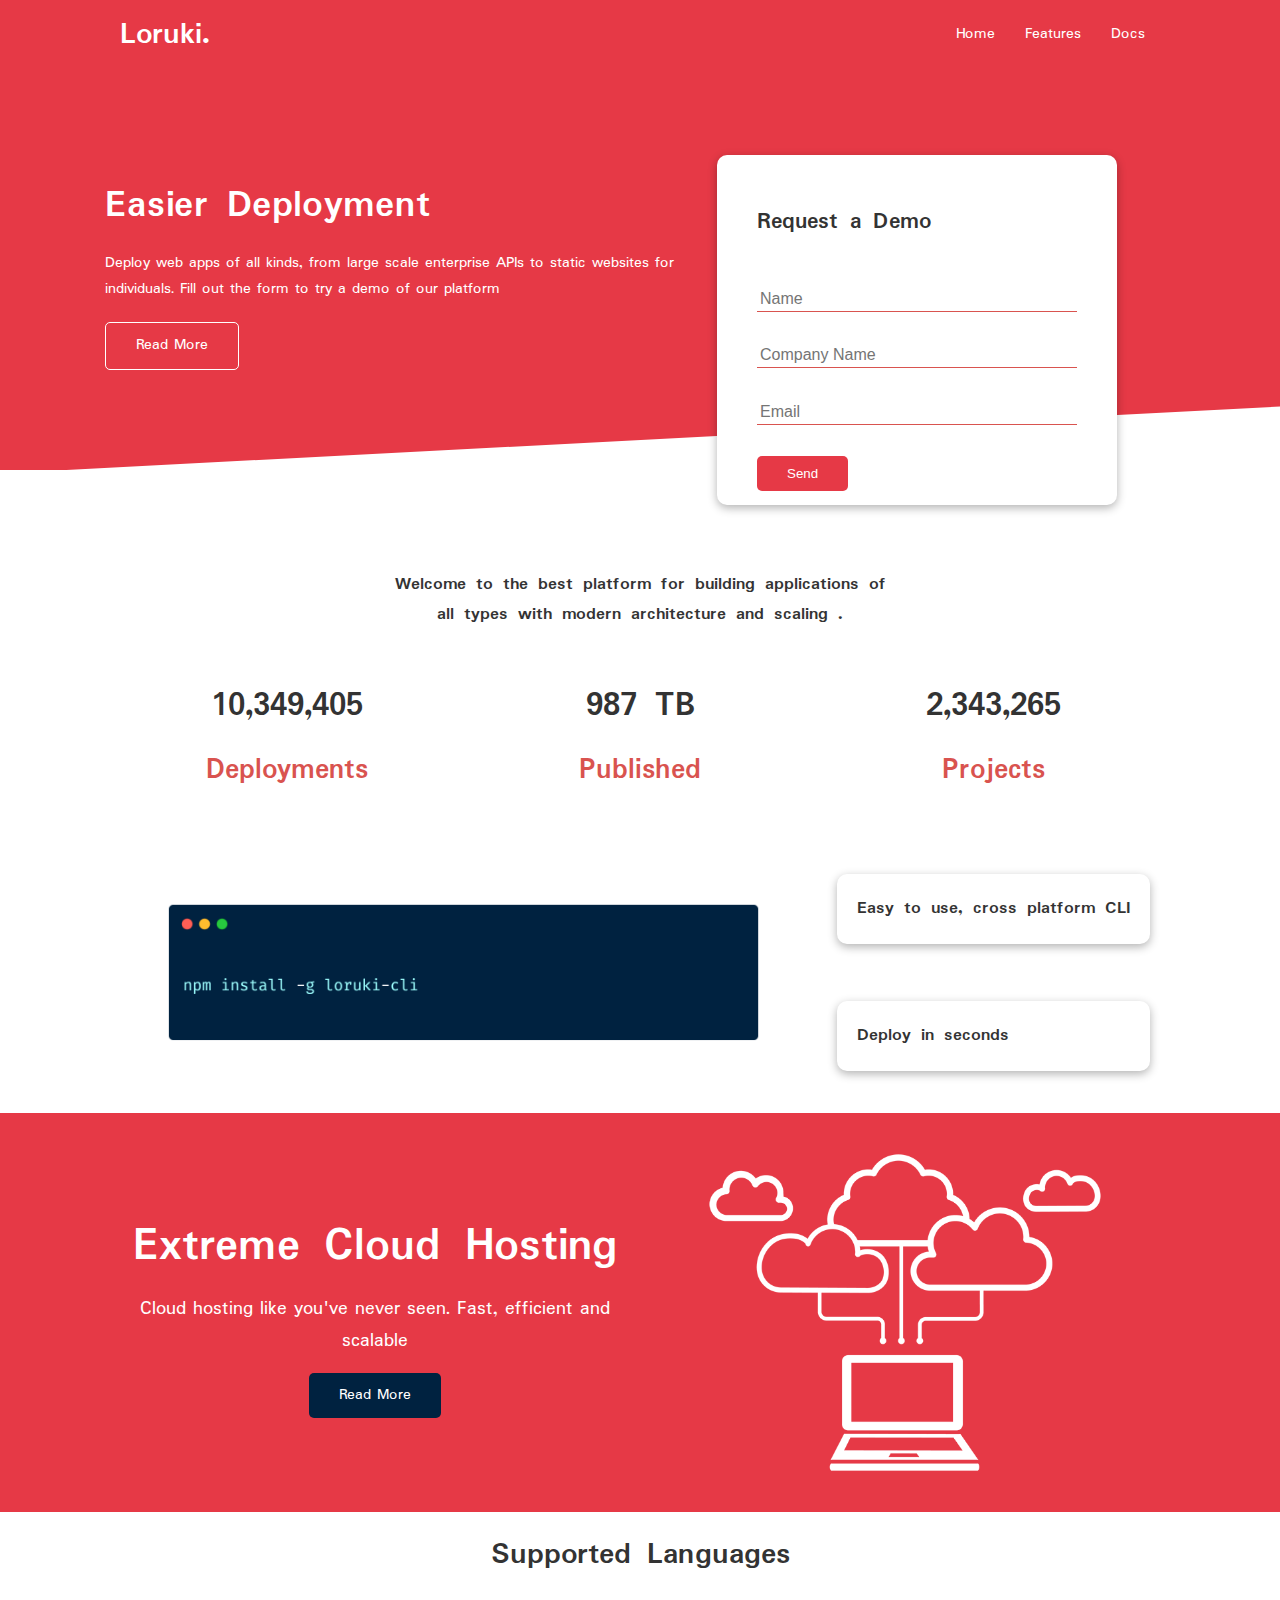
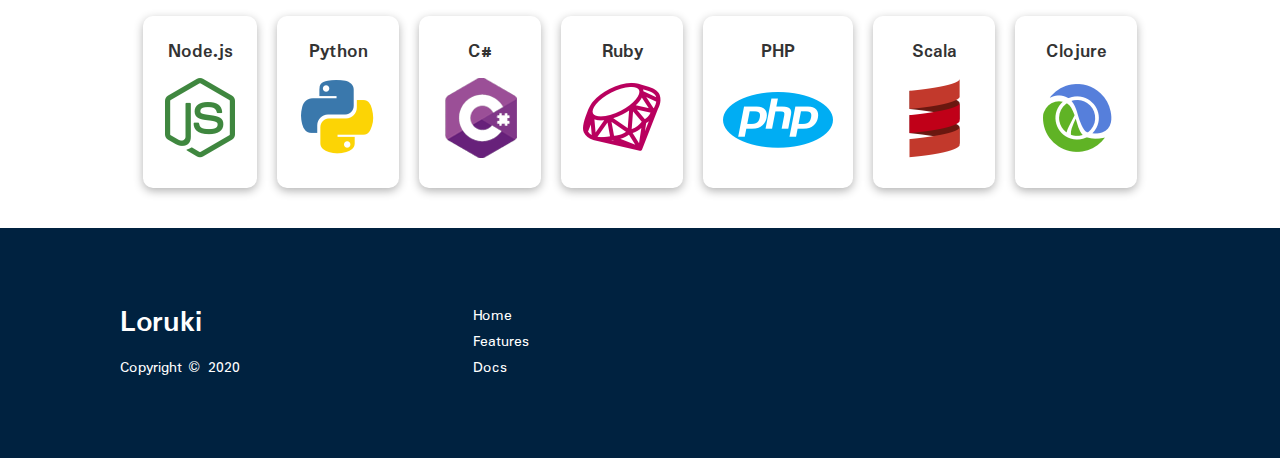
<file: index.html>
<!DOCTYPE html>
<html lang="en">
<head>
    <meta charset="UTF-8">
    <meta name="viewport" content="width=device-width, initial-scale=1.0">
    <!-- font awesome icons -->
    <link rel="stylesheet" href="https://cdnjs.cloudflare.com/ajax/libs/font-awesome/5.15.1/css/all.min.css"
        integrity="sha512-+4zCK9k+qNFUR5X+cKL9EIR+ZOhtIloNl9GIKS57V1MyNsYpYcUrUeQc9vNfzsWfV28IaLL3i96P9sdNyeRssA=="
        crossorigin="anonymous" />
    <!-- google fonts -->
    <link rel="preconnect" href="https://fonts.gstatic.com">
    <link href="https://fonts.googleapis.com/css2?family=Padauk&display=swap" rel="stylesheet">
    <!-- utilities file -->
    <link rel="stylesheet" href="css/utilities.css">
    <!-- css file -->
    <link rel="stylesheet" href="css/style.css">
    <title>Loruki | Cloud Hosting</title>
</head>
<body>
<!-- Navbar -->
<div class="navbar">
    <div class="container flex">
        <h1 class="logo">Loruki.</h1>
        <nav>
            <ul>
                <li><a href="index.html">Home</a></li>
                <li><a href="features.html">Features</a></li>
                <li><a href="docs.html">Docs</a></li>
            </ul>
        </nav>
    </div>
</div>

<!-- Showcase -->
<section class="showcase">
    <div class="container grid">
        <div class="showcase-text">
            <h1>Easier Deployment</h1>
            <p>Deploy web apps of all kinds, from large scale enterprise APIs to static websites for individuals. Fill
                out the form to try a demo of our platform</p>
            <a href="features.html" class="btn btn-outline">Read More</a>
        </div>

        <div class="showcase-form card">
            <h2>Request a Demo</h2>
          <!-- form -->
          <!-- netlify -->
            <form name="contact" method="POST" netlify-honeypot="bot-field" data-netlify="true">
                <input type="hidden" name="form-name" value="contact">
            
                <p class="hidden">
    <label>Don’t fill this out if you’re human: <input name="bot-field" /></label>
  </p>
                <div class="form-control">
                    <input type="text" name="name" placeholder="Name" required>
                </div>
                <div class="form-control">
                    <input type="text" name="company" placeholder="Company Name" required>
                </div>
                <div class="form-control">
                    <input type="email" name="email" placeholder="Email" required>
                </div>
                <input type="submit" value="Send" class="btn btn-primary">
            </form>
        </div>
    </div>
</section>

<!-- Stats -->
<section class="stats">
    <div class="container">
        <h3 class="stats-heading text-center my-1">
            Welcome to the best platform for building applications of all types with modern architecture and scaling .
        </h3>

        <div class="grid grid-3 text-center my-4">
            <div>
                <i class="fas fa-server fa-3x"></i>
                <h3>10,349,405</h3>
                <p class="text-secondary">Deployments</p>
            </div>
            <div>
                <i class="fas fa-upload fa-3x"></i>
                <h3>987 TB</h3>
                <p class="text-secondary">Published</p>
            </div>
            <div>
                <i class="fas fa-project-diagram fa-3x"></i>
                <h3>2,343,265</h3>
                <p class="text-secondary">Projects</p>
            </div>
        </div>
    </div>
</section>

<!-- Cli -->
<section class="cli">
    <div class="container grid">
        <img src="images/cli.png" alt="cli">
        <div class="card">
            <h3>Easy to use, cross platform CLI</h3>
        </div>
        <div class="card">
            <h3>Deploy in seconds</h3>
        </div>
    </div>
</section>

<!-- Cloud -->
<section class="cloud bg-primary my-2 py-2">
    <div class="container grid">
        <div class="text-center">
            <h2 class="lg">Extreme Cloud Hosting</h2>
            <p class="lead my-1">Cloud hosting like you've never seen. Fast, efficient and scalable</p>
            <a href="features.html" class="btn btn-dark">Read More</a>
        </div>
        <img src="images/cloud.png" alt="cloud">
    </div>
</section>

<!-- Languages -->
<section class="languages">
    <h2 class="md text-center my-2">
        Supported Languages
    </h2>
    <div class="container flex">
        <div class="card">
            <h4>Node.js</h4>
            <img src="images/node.png" alt="languages">
        </div>
        <div class="card">
            <h4>Python</h4>
            <img src="images/python.png" alt="languages">
        </div>
        <div class="card">
            <h4>C#</h4>
            <img src="images/csharp.png" alt="languages">
        </div>
        <div class="card">
            <h4>Ruby</h4>
            <img src="images/ruby.png" alt="languages">
        </div>
        <div class="card">
            <h4>PHP</h4>
            <img src="images/php.png" alt="languages">
        </div>
        <div class="card">
            <h4>Scala</h4>
            <img src="images/scala.png" alt="languages">
        </div>
        <div class="card">
            <h4>Clojure</h4>
            <img src="images/clojure.png" alt="languages">
        </div>
    </div>
</section>

<!-- Footer -->
<footer class="footer bg-dark py-5">
    <div class="container grid grid-3">
        <div>
            <h1>Loruki</h1>
            <p>Copyright &copy; 2020</p>
        </div>
        <nav>
            <ul>
                <li><a href="index.html">Home</a></li>
                <li><a href="features.html">Features</a></li>
                <li><a href="docs.html">Docs</a></li>
            </ul>
        </nav>
        <div class="social">
            <a href="#"><i class="fab fa-github fa-2x"></i></a>
            <a href="#"><i class="fab fa-facebook fa-2x"></i></a>
            <a href="#"><i class="fab fa-instagram fa-2x"></i></a>
            <a href="#"><i class="fab fa-twitter fa-2x"></i></a>
        </div>
    </div>
</footer>
</body>
</html>
</file>
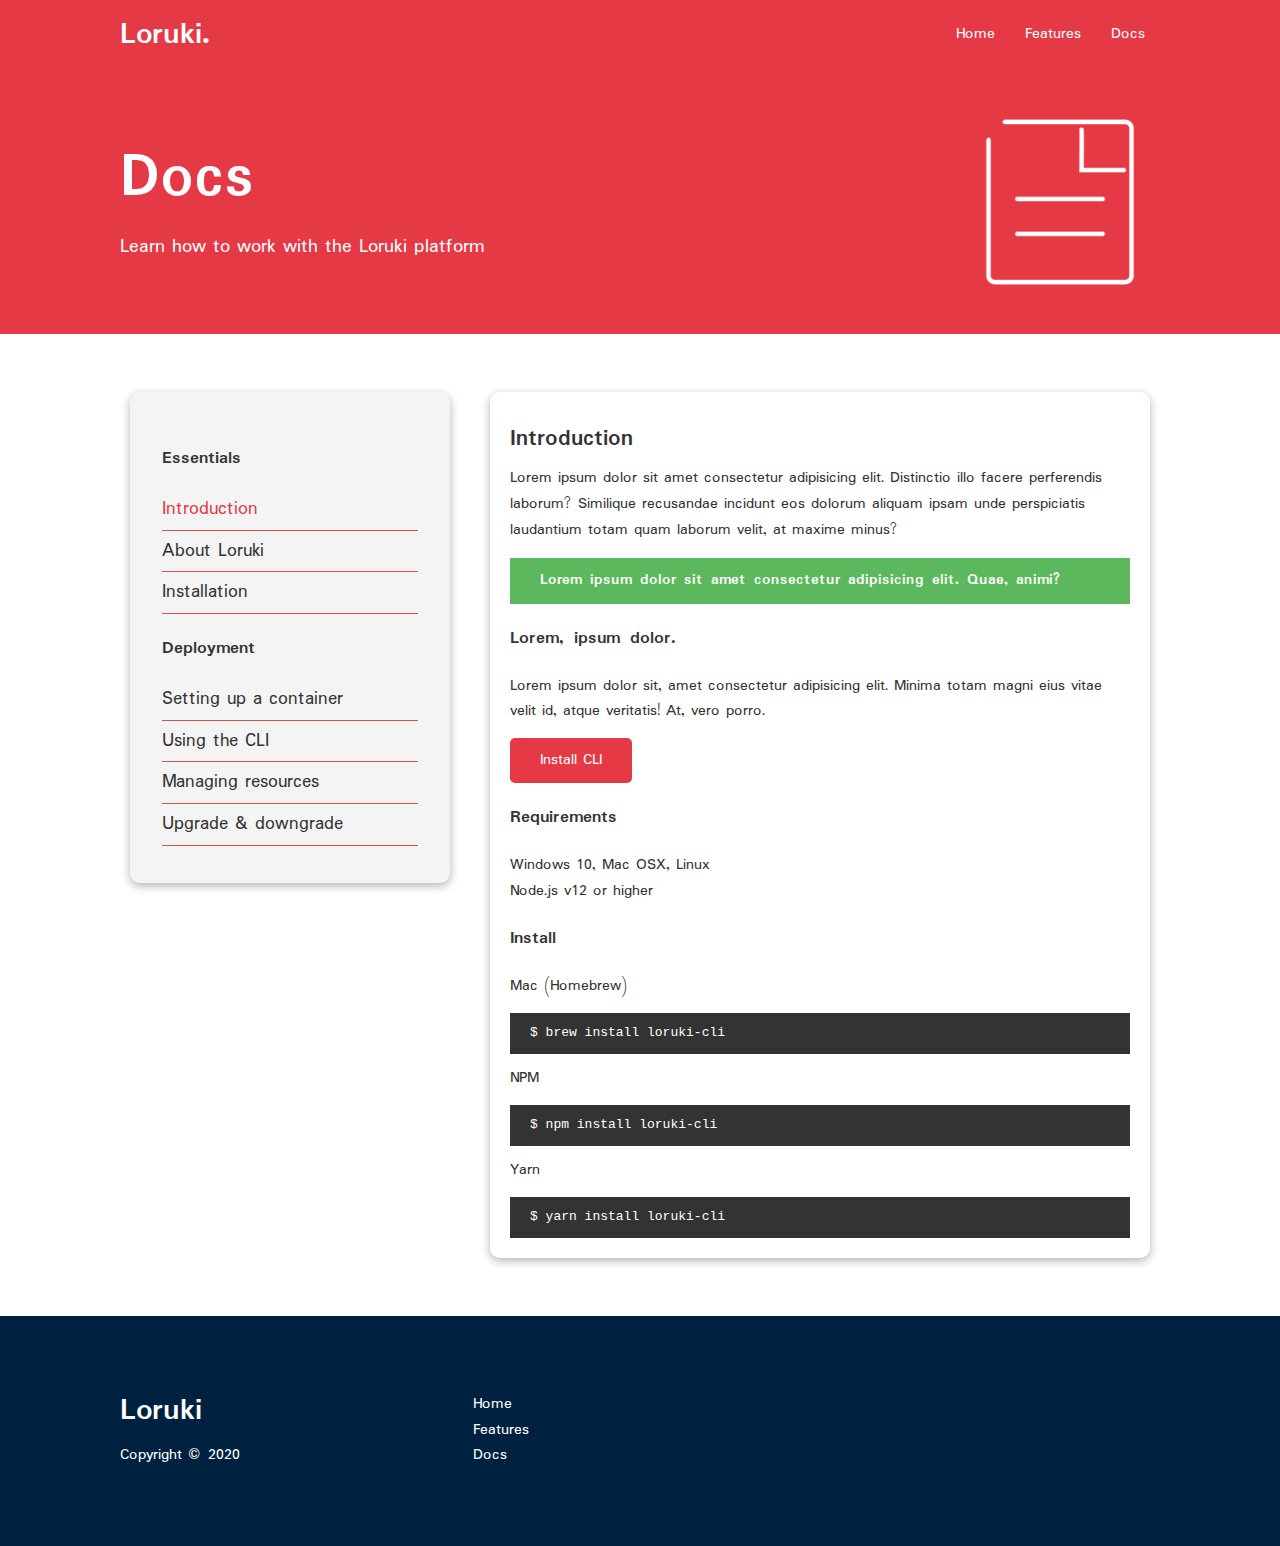
<file: docs.html>
<!DOCTYPE html>
<html lang="en">

<head>
    <meta charset="UTF-8">
    <meta name="viewport" content="width=device-width, initial-scale=1.0">
    <!-- google fonts -->
    <link rel="preconnect" href="https://fonts.gstatic.com">
    <link href="https://fonts.googleapis.com/css2?family=Padauk&display=swap" rel="stylesheet">
    <!-- font awesome icons -->
    <link rel="stylesheet" href="https://cdnjs.cloudflare.com/ajax/libs/font-awesome/5.15.1/css/all.min.css"
        integrity="sha512-+4zCK9k+qNFUR5X+cKL9EIR+ZOhtIloNl9GIKS57V1MyNsYpYcUrUeQc9vNfzsWfV28IaLL3i96P9sdNyeRssA=="
        crossorigin="anonymous" />
    <!-- utilities file -->
    <link rel="stylesheet" href="css/utilities.css">
    <!-- css file -->
    <link rel="stylesheet" href="css/style.css">
    <title>Loruki | Cloud Hosting For Everyone</title>
</head>

<body>
<!-- Navbar -->
<div class="navbar">
    <div class="container flex">
        <h1 class="logo">Loruki.</h1>
        <nav>
            <ul>
                <li><a href="index.html">Home</a></li>
                <li><a href="features.html">Features</a></li>
                <li><a href="docs.html">Docs</a></li>
            </ul>
        </nav>
    </div>
</div>

<!-- Head -->
<section class="docs-head bg-primary py-3">
    <div class="container grid">
        <div>
            <h1 class="xl">Docs</h1>
            <p class="lead">
                Learn how to work with the Loruki platform
            </p>
        </div>
        <img src="images/docs.png" alt="">
    </div>
</section>

<!-- Docs main -->
<section class="docs-main my-4">
    <div class="container grid">
        <div class="card bg-light p-3">
            <h3 class="my-2">Essentials</h3>
            <nav>
                <ul>
                    <li><a class="text-primary" href="#">Introduction</a></li>
                    <li><a href="#">About Loruki</a></li>
                    <li><a href="#">Installation</a></li>
                </ul>
            </nav>

            <h3 class="my-2">Deployment</h3>
            <nav>
                <ul>
                    <li><a href="#">Setting up a container</a></li>
                    <li><a href="#">Using the CLI</a></li>
                    <li><a href="#">Managing resources</a></li>
                    <li><a href="#">Upgrade & downgrade</a></li>
                </ul>
            </nav>
        </div>
        <div class="card">
            <h2>Introduction</h2>
            <p>Lorem ipsum dolor sit amet consectetur adipisicing elit. Distinctio illo facere perferendis laborum?
                Similique recusandae incidunt eos dolorum aliquam ipsam unde perspiciatis laudantium totam quam laborum
                velit, at maxime minus?</p>

            <div class="alert alert-success">
                <i class="fas fa-info"></i> Lorem ipsum dolor sit amet consectetur adipisicing elit. Quae, animi?
            </div>

            <h3>Lorem, ipsum dolor.</h3>
            <p>Lorem ipsum dolor sit, amet consectetur adipisicing elit. Minima totam magni eius vitae velit id, atque
                veritatis! At, vero porro.</p>
            <a href="#" class="btn btn-primary">Install CLI</a>

            <h3>Requirements</h3>
            <ul>
                <li>Windows 10, Mac OSX, Linux</li>
                <li>Node.js v12 or higher</li>
            </ul>

            <h3>Install</h3>
            <p>Mac (Homebrew)</p>
            <pre><code>$ brew install loruki-cli</code></pre>
            <p>NPM</p>
            <pre><code>$ npm install loruki-cli</code></pre>
            <p>Yarn</p>
            <pre><code>$ yarn install loruki-cli</code></pre>

        </div>
    </div>
</section>

<!-- Footer -->
<footer class="footer bg-dark py-5">
    <div class="container grid grid-3">
        <div>
            <h1>Loruki
            </h1>
            <p>Copyright &copy; 2020</p>
        </div>
        <nav>
            <ul>
                <li><a href="index.html">Home</a></li>
                <li><a href="features.html">Features</a></li>
                <li><a href="docs.html">Docs</a></li>
            </ul>
        </nav>
        <div class="social">
            <a href="#"><i class="fab fa-github fa-2x"></i></a>
            <a href="#"><i class="fab fa-facebook fa-2x"></i></a>
            <a href="#"><i class="fab fa-instagram fa-2x"></i></a>
            <a href="#"><i class="fab fa-twitter fa-2x"></i></a>
        </div>
    </div>
</footer>   
</body>
</file>
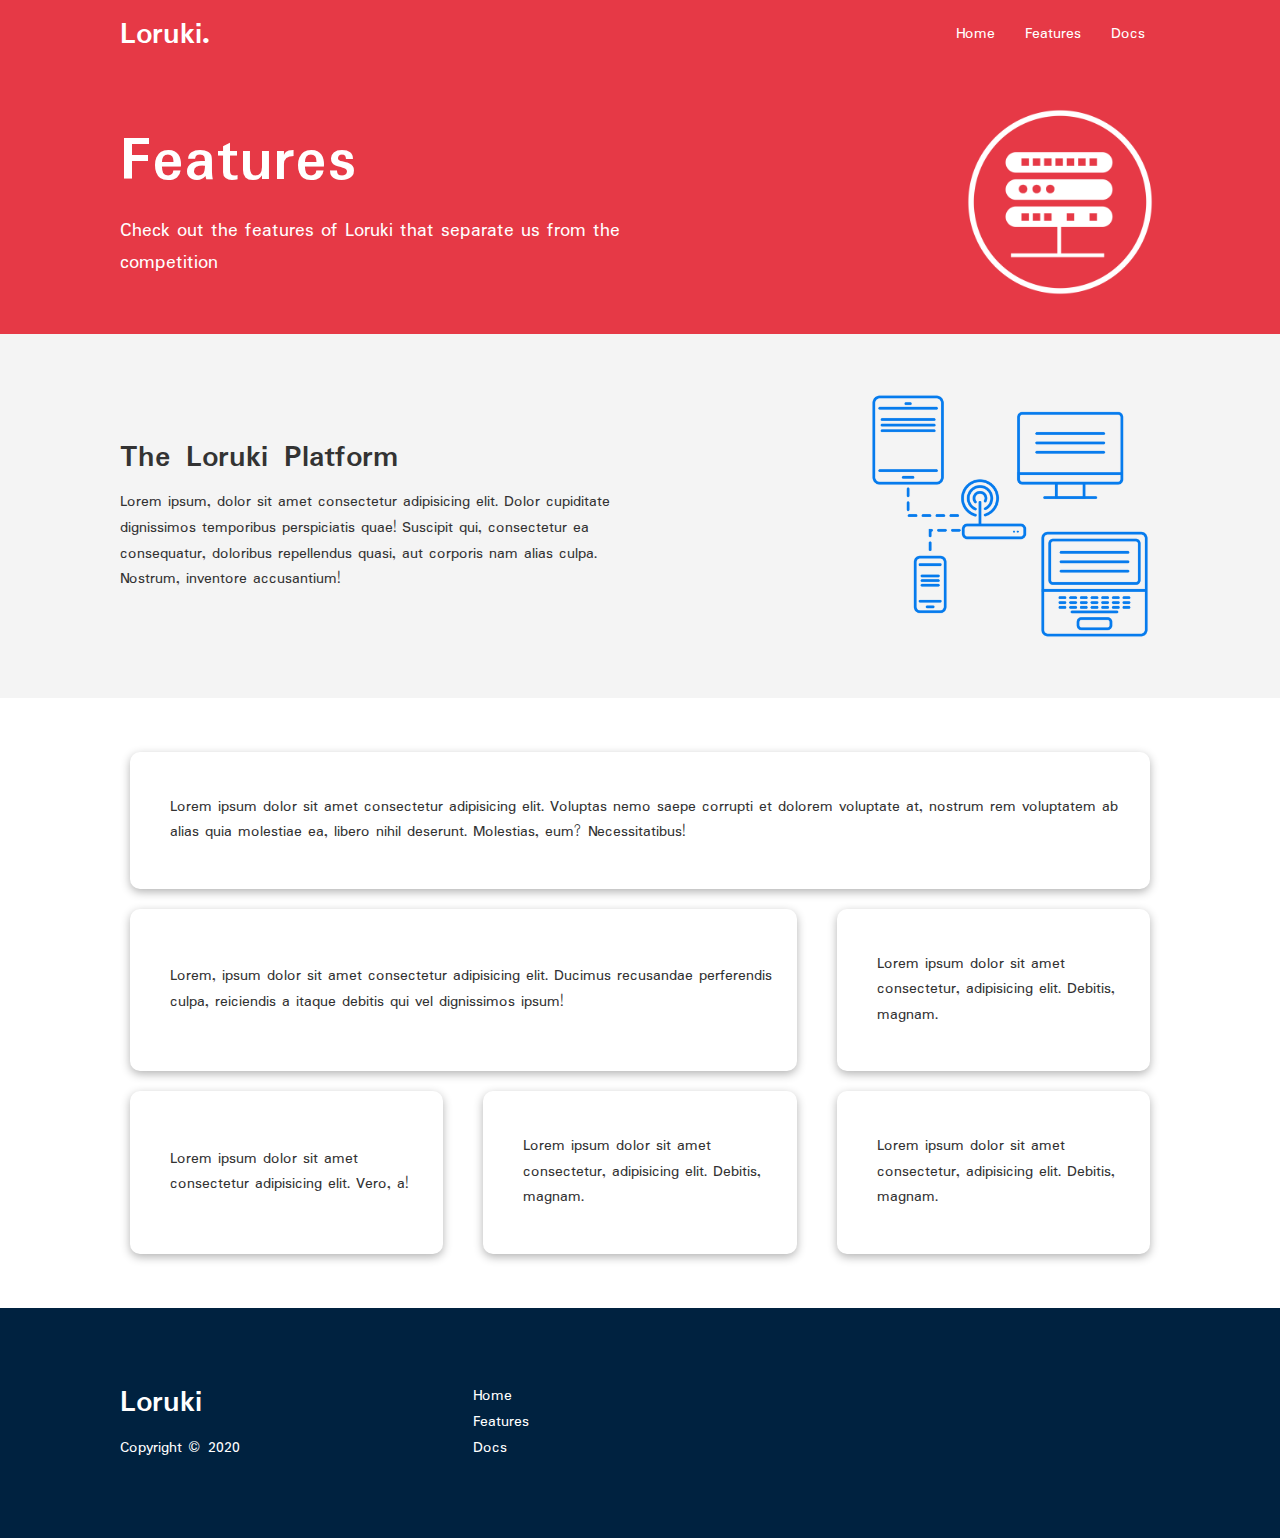
<file: features.html>
<!DOCTYPE html>
<html lang="en">

<head>
    <meta charset="UTF-8">
    <meta name="viewport" content="width=device-width, initial-scale=1.0">
    <!-- google fonts -->
    <link rel="preconnect" href="https://fonts.gstatic.com">
    <link href="https://fonts.googleapis.com/css2?family=Padauk&display=swap" rel="stylesheet">
    <!-- font awesome icons -->
    <link rel="stylesheet" href="https://cdnjs.cloudflare.com/ajax/libs/font-awesome/5.15.1/css/all.min.css"
        integrity="sha512-+4zCK9k+qNFUR5X+cKL9EIR+ZOhtIloNl9GIKS57V1MyNsYpYcUrUeQc9vNfzsWfV28IaLL3i96P9sdNyeRssA=="
        crossorigin="anonymous" />
        <!-- utilities file -->
    <link rel="stylesheet" href="css/utilities.css">
    <!-- css file -->
    <link rel="stylesheet" href="css/style.css">
    <title>Loruki | Cloud Hosting For Everyone</title>
</head>

<body>
    <!-- Navbar -->
    <div class="navbar">
        <div class="container flex">
            <h1 class="logo">Loruki.</h1>
            <nav>
                <ul>
                    <li><a href="index.html">Home</a></li>
                    <li><a href="features.html">Features</a></li>
                    <li><a href="docs.html">Docs</a></li>
                </ul>
            </nav>
        </div>
    </div>

    <!-- Head -->
    <section class="features-head bg-primary py-3">
        <div class="container grid">
            <div>
                <h1 class="xl   ">Features</h1>
                <p class="lead">
                    Check out the features of Loruki that separate us from the
                    competition
                </p>
            </div>
            <img src="images/server.png" alt="">
        </div>
    </section>

    <!-- Sub head -->
    <section class="features-sub-head bg-light py-3">
        <div class="container grid">
            <div>
                <h1 class="md">The Loruki Platform</h1>
                <p>
                    Lorem ipsum, dolor sit amet consectetur adipisicing elit. Dolor cupiditate dignissimos temporibus
                    perspiciatis quae! Suscipit qui, consectetur ea consequatur, doloribus repellendus quasi, aut
                    corporis nam alias culpa. Nostrum, inventore accusantium!
                </p>
            </div>
            <img src="images/server2.png" alt="">
        </div>
    </section>

    <section class="features-main my-2 grid-3">
        <div class="container grid grid-3">
            <div class="card flex">
                <i class="fas fa-server fa-3x"></i>
                <p>Lorem ipsum dolor sit amet consectetur adipisicing elit. Voluptas nemo saepe corrupti et dolorem
                    voluptate at, nostrum rem voluptatem ab alias quia molestiae ea, libero nihil deserunt. Molestias,
                    eum? Necessitatibus!</p>
            </div>
            <div class="card flex">
                <i class="fas fa-network-wired fa-3x"></i>
                <p>
                    Lorem, ipsum dolor sit amet consectetur adipisicing elit. Ducimus
                    recusandae perferendis culpa, reiciendis a itaque debitis qui vel
                    dignissimos ipsum!
                </p>
            </div>
            <div class="card flex">
                <i class="fas fa-laptop-code fa-3x"></i>
                <p>
                    Lorem ipsum dolor sit amet consectetur, adipisicing elit. Debitis,
                    magnam.
                </p>
            </div>
            <div class="card flex">
                <i class="fas fa-database fa-3x"></i>
                <p>
                    Lorem ipsum dolor sit amet consectetur adipisicing elit. Vero, a!
                </p>
            </div>
            <div class="card flex">
                <i class="fas fa-power-off fa-3x"></i>
                <p>
                    Lorem ipsum dolor sit amet consectetur, adipisicing elit. Debitis,
                    magnam.
                </p>
            </div>
            <div class="card flex">
                <i class="fas fa-upload fa-3x"></i>
                <p>
                    Lorem ipsum dolor sit amet consectetur, adipisicing elit. Debitis,
                    magnam.
                </p>
            </div>
        </div>
    </section>

    <!-- Footer -->
    <footer class="footer bg-dark py-5">
        <div class="container grid grid-3">
            <div>
                <h1>Loruki
                </h1>
                <p>Copyright &copy; 2020</p>
            </div>
            <nav>
                <ul>
                    <li><a href="index.html">Home</a></li>
                    <li><a href="features.html">Features</a></li>
                    <li><a href="docs.html">Docs</a></li>
                </ul>
            </nav>
            <div class="social">
                <a href="#"><i class="fab fa-github fa-2x"></i></a>
                <a href="#"><i class="fab fa-facebook fa-2x"></i></a>
                <a href="#"><i class="fab fa-instagram fa-2x"></i></a>
                <a href="#"><i class="fab fa-twitter fa-2x"></i></a>
            </div>
        </div>
    </footer>
</body>

</html>
</file>
<file: css/utilities.css>
.container {
  max-width: 1100px;
  padding: 0 30px;
  margin: 0 auto;
  overflow: auto;
}
.card {
  background: #fff;
  color: #333;
  border-radius: 10px;
  box-shadow: 0 3px 10px rgba(0, 0, 0, 0.3);
  padding: 20px;
  margin: 10px;
}
.btn {
  display: inline-block;
  padding: 10px 30px;
  cursor: pointer;
  background-color: var(--primary-color);
  color: #fff;
  border: none;
  border-radius: 5px;
  transition: var(--transition);
}
.btn:hover {
  transform: scale(0.9);
}
.btn-outline {
  background-color: transparent;
  border: 1px solid #fff;
}
/* backgrounds and coloured buttons */
.bg-primary,
.btn-primary {
  background-color: var(--primary-color);
  color: #fff;
}
.bg-secondary,
.btn-secondary {
  background-color: var(--secondary-color);
  color: #fff;
}

.bg-dark,
.btn-dark {
  background-color: var(--dark-color);
  color: #fff;
}

.bg-light,
.btn-light {
  background-color: var(--light-color);
  color: #333;
}
.bg-primary a,
.btn-primary a,
.bg-secondary a,
.btn-secondary a,
.bg-dark a,
.btn-dark a {
  color: #fff;
}
.text-center {
  text-align: center;
}

/* alert */
.alert {
  background-color: var(--light-color);
  padding: 10px 20px;
  font-weight: bold;
  margin: 15px 0;
}
.alert i {
  margin-right: 10px;
}
.alert-success {
  background-color: var(--success-color);
  color: #fff;
}
.alert-error {
  background-color: var(--error-color);
  color: #fff;
}
.text-primary {
  color: var(--primary-color);
}
.hidden {
  visibility: hidden;
  height: 0;
}

/* textSize */
.lead {
  font-size: 20px;
}
.sm {
  font-size: 1rem;
}
.md {
  font-size: 2rem;
}
.lg {
  font-size: 3rem;
}
.xl {
  font-size: 4rem;
}

.flex {
  display: flex;
  justify-content: center;
  align-items: center;
  height: 100%;
}
.grid {
  display: grid;
  grid-template-columns: 1fr 1fr;
  grid-gap: 20px;
  justify-content: center;
  align-items: center;
  height: 100%;
}
.grid-3 {
  grid-template-columns: repeat(3, 1fr);
}

/* Margins and Padding */
.my-1 {
  margin: 1rem 0;
}
.my-2 {
  margin: 1.5rem 0;
}
.my-3 {
  margin: 2rem 0;
}
.my-4 {
  margin: 3rem 0;
}
.my-5 {
  margin: 4rem 0;
}

.m-1 {
  margin: 1rem;
}
.m-2 {
  margin: 1.5rem;
}
.m-3 {
  margin: 2rem;
}
.m-4 {
  margin: 3rem;
}
.m-5 {
  margin: 4rem;
}

.py-1 {
  padding: 1rem 0;
}
.py-2 {
  padding: 1.5rem 0;
}
.py-3 {
  padding: 2rem 0;
}
.py-4 {
  padding: 3rem 0;
}
.py-5 {
  padding: 4rem 0;
}

.p-1 {
  padding: 1rem;
}
.p-2 {
  padding: 1.5rem;
}
.p-3 {
  padding: 2rem;
}
.p-4 {
  padding: 3rem;
}
.p-5 {
  padding: 4rem;
}
</file>
<file: css/style.css>
/* css variables */
:root {
  --primary-color: #e63946;
  --secondary-color: #1c3fa8;
  --dark-color: #002240;
  --light-color: #f4f4f4;
  --success-color: #5cb85c;
  --error-color: #d9534f;
  --transition: all 0.5s ease;
}

* {
  box-sizing: border-box;
  padding: 0;
  margin: 0;
}

body {
  font-family: "Padauk", sans-serif;
  color: #333;
  line-height: 1.6;
}

ul {
  list-style: none;
}

a {
  text-decoration: none;
  color: #333;
}

h1,
h2 {
  line-height: 1.2;
  margin: 0.8rem 0;
}

p {
  margin: 0.8rem 0;
}

img {
  width: 100%;
}
code,
pre {
  background-color: #333;
  color: #fff;
  padding: 10px;
}

/* navbar */
.navbar {
  background: var(--primary-color);
  color: #fff;
  height: 70px;
}
.navbar .flex {
  justify-content: space-between;
}
.navbar ul {
  display: flex;
}
.navbar a {
  color: #fff;
  padding: 10px;
  margin: 0 5px;
}
.navbar a:hover {
  border-bottom: 2px solid #fff;
}

/* showcase */
.showcase {
  height: 400px;
  background-color: var(--primary-color);
  color: #fff;
  position: relative;
}
.showcase h1 {
  font-size: 40px;
}
.showcase p {
  margin: 20px 0;
}
.showcase .grid {
  grid-template-columns: 55% 45%;
  gap: 30px;
  overflow: visible;
}
.showcase-text {
  animation: slideinfromleft 1s ease-in;
}
.showcase-form {
  position: relative;
  top: 60px;
  height: 350px;
  width: 400px;
  padding: 40px;
  z-index: 999;
  animation: slideinfromright 1.3s ease-in;
}
.showcase-form .form-control {
  margin: 30px 0;
}
.showcase-form input[type="text"],
.showcase-form input[type="email"] {
  border: none;
  border-bottom: 1px solid var(--error-color);
  width: 100%;
  padding: 3px;
  font-size: 1rem;
}
.showcase-form input:focus {
  outline: none;
}
.showcase::after {
  content: "";
  position: absolute;
  background: #fff;
  height: 100px;
  bottom: -70px;
  right: 0;
  left: 0;
  transform: skewY(-3deg);
}
/* stats */
.stats {
  padding-top: 100px;
  animation: slideinfrombottom 1.5s ease-in;
}
.stats-heading {
  max-width: 500px;
  margin: auto;
}
.stats .grid h3 {
  font-size: 35px;
}
.stats .grid p {
  font-size: 30px;
  font-weight: bold;
  color: var(--error-color);
}

/* cli */
.cli .grid {
  grid-template-columns: repeat(3, 1fr);
  grid-template-rows: repeat(2, 1fr);
}

.cli .grid > *:first-child {
  grid-column: 1 / 3;
  grid-row: 1 / 3;
}

/* languages */
.languages .flex {
  flex-wrap: wrap;
}
.languages .card {
  text-align: center;
  margin: 18px 10px 40px;
  transition: transform 0.5s ease;
}
.languages .card h4 {
  font-size: 20px;
  margin-bottom: 10px;
}
.languages .card:hover {
  transform: translateY(-15px);
  cursor: pointer;
}

/* features */
.features-head img,
.docs-head img {
  width: 200px;
  justify-self: flex-end;
}
.features-sub-head img {
  width: 300px;
  justify-self: flex-end;
}
.features-main .card > i {
  margin-right: 20px;
}
.features-main .grid {
  padding: 30px;
}
.features-main .grid > *:first-child {
  grid-column: 1 / 4;
}
.features-main .grid > :nth-child(2) {
  grid-column: 1 / 3;
}

/* docs */
.docs-main h3 {
  margin: 20px 0;
}
.docs-main .grid {
  grid-template-columns: 1fr 2fr;
  align-items: start;
}
.docs-main nav li {
  font-size: 1.2rem;
  padding-bottom: 5px;
  margin-bottom: 5px;
  border-bottom: 1px solid var(--error-color);
  transition: all 0.3s ease;
}
.docs-main nav li:hover {
  font-size: 1.5rem;
}

/* footer */
.footer .social a {
  margin: 0 10px;
}
.footer .social i {
  transition: transform 0.3s ease;
}
.footer .social i:hover {
  transform: scale(1.2);
}

/* animations */

@keyframes slideinfromleft {
  0% {
    transform: translateX(-100%);
  }
  100% {
    transform: translateX(0);
  }
}
@keyframes slideinfromright {
  0% {
    transform: translateX(100%);
  }
  100% {
    transform: translateX(0);
  }
}
@keyframes slideinfromtop {
  0% {
    transform: translateY(-100%);
  }
  100% {
    transform: translateY(0);
  }
}
@keyframes slideinfrombottom {
  0% {
    transform: translateY(100%);
  }
  100% {
    transform: translateY(0);
  }
}

/* media queries */
@media screen and (max-width: 768px) {
  .navbar {
    height: 120px;
  }
  .navbar .flex {
    overflow: hidden;
    flex-direction: column;
  }
  .navbar ul {
    padding-bottom: 10px;
    padding: 8px;
    background-color: rgba(0, 0, 0, 0.1);
  }

  .grid,
  .showcase .grid,
  .stats .grid,
  .cli .grid,
  .cloud .grid,
  .features-main .grid,
  .docs-main .grid {
    grid-template-columns: 1fr;
    grid-template-rows: 1fr;
  }
  .showcase {
    height: auto;
  }
  .showcase-text {
    text-align: center;
    margin-top: 40px;
    animation: slideinfromtop 1s ease-in;
  }
  .showcase-form {
    justify-self: center;
    margin: auto;
    animation: slideinfrombottom 1s ease-in;
  }
  .cli .grid > *:first-child {
    grid-column: 1;
    grid-row: 1;
  }
  .features-head,
  .features-sub-head,
  .docs-head {
    text-align: center;
  }
  .features-head img,
  .features-sub-head img,
  .docs-head img {
    justify-self: center;
  }
  .features-main .grid > *:first-child,
  .features-main .grid > *:nth-child(2) {
    grid-column: 1;
  }
}
</file>
